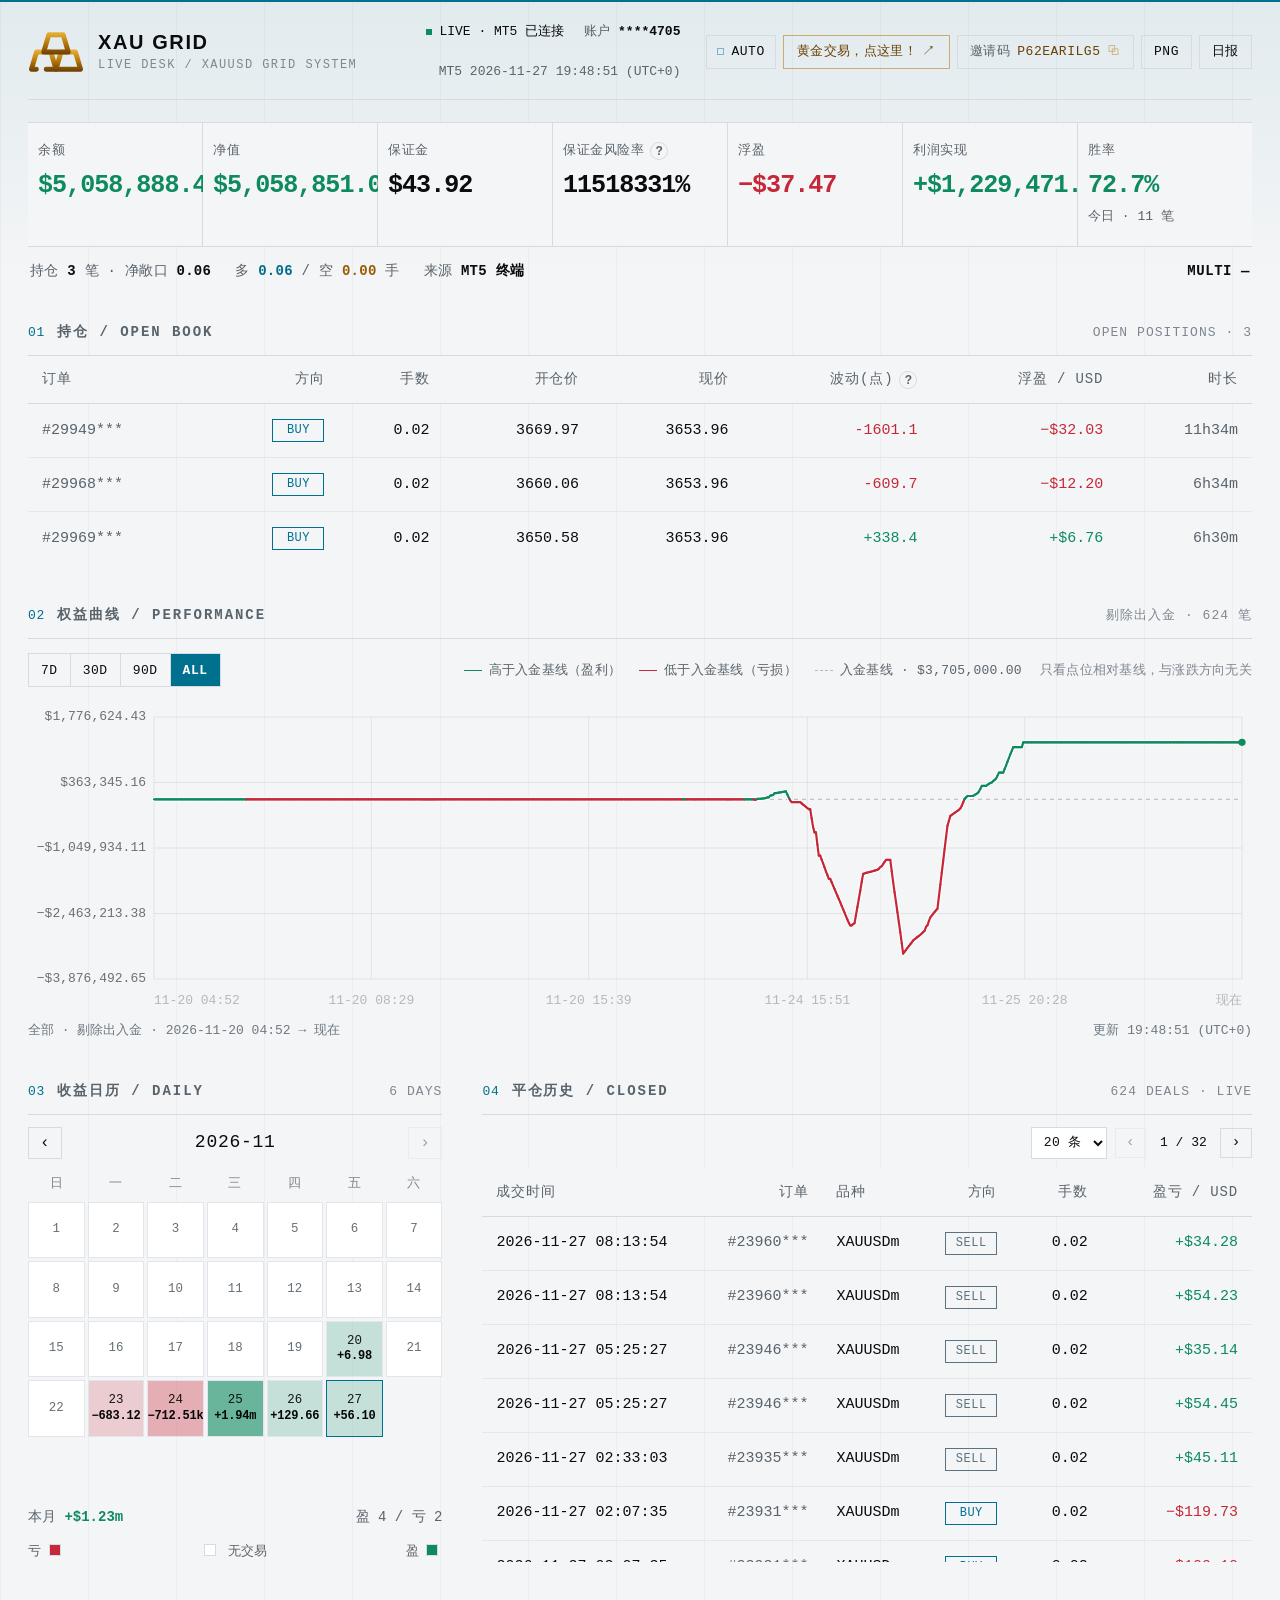
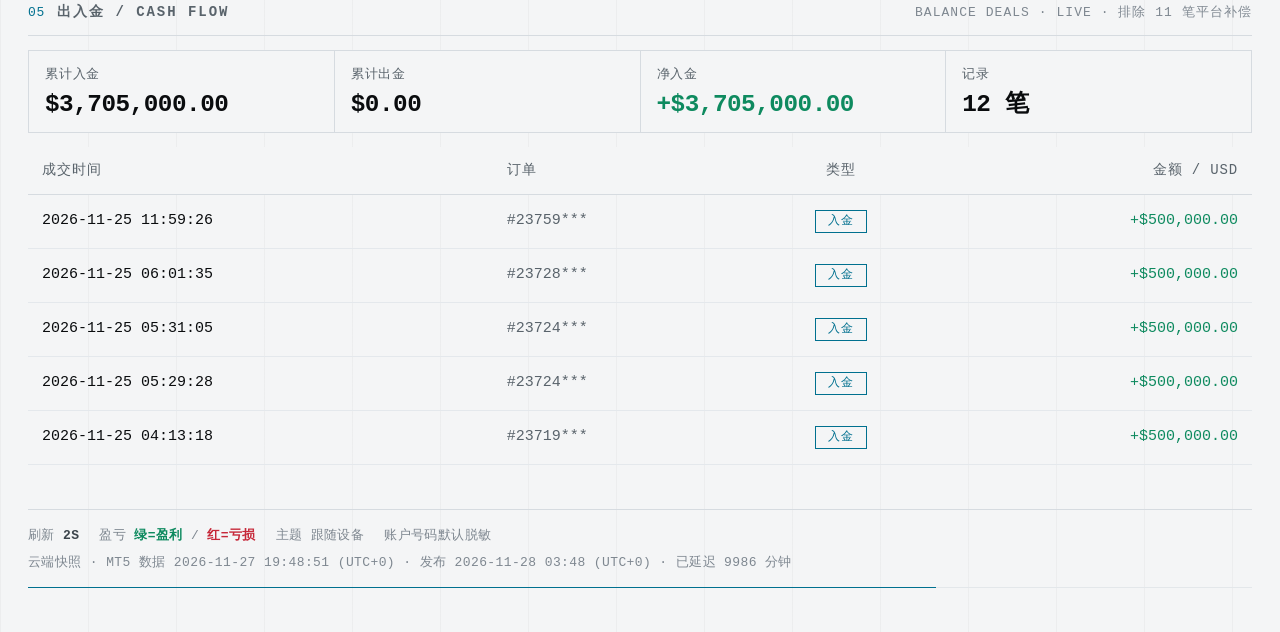
<file: index.html>
<!DOCTYPE html>
<html lang="zh-CN" data-theme="dark" data-mode="auto">
<head>
<meta charset="UTF-8">
<meta name="viewport" content="width=device-width, initial-scale=1.0">
<title>XAU GRID · LIVE DESK</title>
<link rel="icon" type="image/png" href="favicon.png">
<!-- 首屏前置写入主题，避免闪白；三态：auto 跟随系统 / light / dark -->
<script>
(function(){
  try{
    var m = localStorage.getItem('xau-grid-theme') || 'auto';
    var light = m === 'light' || (m === 'auto' && window.matchMedia('(prefers-color-scheme: light)').matches);
    document.documentElement.setAttribute('data-mode', m);
    document.documentElement.setAttribute('data-theme', light ? 'light' : 'dark');
  }catch(e){}
})();
</script>
<link rel="stylesheet" href="assets/css/tokens.css?v=d27153c9">
<link rel="stylesheet" href="assets/css/desk.css?v=1af353bc">
<link rel="stylesheet" href="assets/css/theme-control.css?v=ec0df777">
<!-- 静态托管标记：publish.py 会把下一行替换为 window.__XAU_STATIC__ = true; -->
<script>window.__XAU_STATIC__ = true;  // publish.py: 静态托管强制静态模式</script>
</head>
<body>
<div class="shell">

  <!-- ===== 任务栏 ===== -->
  <header class="topbar">
    <div class="lockup">
      <div class="logo" aria-label="黄金金库图标">
        <svg viewBox="0 0 1408 1024" role="img" aria-hidden="true">
          <defs>
            <linearGradient id="goldFill" x1="0" y1="0" x2="0" y2="1">
              <stop offset="0" stop-color="var(--logo-1)"/><stop offset=".5" stop-color="var(--logo-2)"/><stop offset="1" stop-color="var(--logo-3)"/>
            </linearGradient>
          </defs>
          <path d="M149.83552 896H192.07552a64 64 0 0 1 0 128H64.07552a64 64 0 0 1-61.376-82.176l132.672-448A64 64 0 0 1 196.74752 448h374.656a64 64 0 0 1 61.376 45.824l132.672 448A64 64 0 0 1 704.07552 1024H448.07552a64 64 0 0 1 0-128h170.24L523.59552 576H244.55552l-94.72 320z" fill="url(#goldFill)"/>
          <path d="M789.83552 896h468.48l-94.72-320h-279.04l-94.72 320z m46.912-448h374.656a64 64 0 0 1 61.376 45.824l132.672 448A64 64 0 0 1 1344.07552 1024H704.07552a64 64 0 0 1-61.376-82.176l132.672-448A64 64 0 0 1 836.74752 448z" fill="url(#goldFill)"/>
          <path d="M564.55552 128L469.83552 448h468.48l-94.72-320H564.55552z m-47.808-128h374.656a64 64 0 0 1 61.376 45.824l132.672 448A64 64 0 0 1 1024.07552 576H384.07552a64 64 0 0 1-61.376-82.176l132.672-448A64 64 0 0 1 516.74752 0z" fill="url(#goldFill)"/>
        </svg>
      </div>
      <div class="wordmark">
        <h1>XAU GRID</h1>
        <p>LIVE DESK / XAUUSD GRID SYSTEM</p>
      </div>
    </div>

    <div class="topbar-main">
      <div class="status" id="modeChip"><i class="dot demo"></i><span id="modeText">连接中…</span></div>
      <div class="kv">账户 <b id="login">****</b></div>
      <div class="clock" id="clock">—</div>
    </div>

    <div class="topbar-tools">
      <button class="theme" id="themeToggle" data-mode="auto" title="主题：跟随系统（点击切换）" aria-label="主题切换">
        <i class="theme-lamp"></i><span class="theme-word"></span>
      </button>
      <a class="invite" href="https://one.toexness.com/a/p62earilg5" target="_blank" rel="noopener noreferrer"
         title="欢迎使用 Exness 进行交易" aria-label="欢迎使用 Exness 进行交易">黄金交易，点这里！ <span>↗</span></a>
      <button class="icode" id="icodeBtn" title="点击一键复制邀请码"><span class="ic-label">邀请码</span><span class="ic-val">p62earilg5</span><span class="ic-ico">⧉</span></button>
      <button id="pngBtn" title="导出当前看板 PNG">PNG</button>
      <button id="reportBtn" title="查看文字版日报">日报</button>
    </div>
  </header>

  <!-- ===== 账户总览：一行主数据 ===== -->
  <section class="overview" aria-label="账户总览">
    <div class="rail">
      <div class="cell">
        <span>余额</span>
        <b id="balValue">—</b>
      </div>
      <div class="cell">
        <span>净值</span>
        <b id="sEquity">—</b>
      </div>
      <div class="cell">
        <span>保证金</span>
        <b id="sMargin">—</b>
      </div>
      <div class="cell">
        <span>保证金风险率 <button type="button" class="help-btn" id="riskHelp" data-help="riskTip" aria-label="保证金风险率说明" aria-expanded="false">?</button></span>
        <b id="sLevel">—</b>
      </div>
      <div class="cell">
        <span>浮盈</span>
        <b id="floating">—</b>
      </div>
      <div class="cell">
        <span>利润实现</span>
        <b id="realized">—</b>
      </div>
      <div class="cell">
        <span>胜率</span>
        <b id="win">—</b>
        <small id="winNote"></small>
      </div>
    </div>

    <div class="metaline">
      <span>持仓 <b id="count">0</b> 笔 · 净敞口 <b id="net">0.00</b></span>
      <span>多 <b id="buyLots" class="long">0.00</b> / 空 <b id="sellLots" class="short">0.00</b> 手</span>
      <span>来源 <b id="sSource">—</b></span>
      <span class="px"><b id="priceBadge">XAUUSDm —</b></span>
    </div>

    <div class="risk-note" id="riskTip" role="note" hidden>
      <b>保证金风险率</b> = 净值 ÷ 已用保证金 × 100%。数值越高，说明保证金占用越低、账户越安全；它不是亏损风险，也不是爆仓概率。
    </div>
  </section>

  <!-- ===== 01 持仓 ===== -->
  <section class="block">
    <div class="block-head">
      <span class="idx">01</span>
      <h2>持仓 / OPEN BOOK</h2>
      <span class="stamp" id="tableTag">OPEN POSITIONS</span>
    </div>
    <div class="table-wrap">
      <table>
        <thead><tr><th class="hide-mobile">订单</th><th>方向</th><th>手数</th><th class="hide-mobile">开仓价</th><th class="hide-mobile">现价</th><th><span class="help-wrap">波动(点)<button type="button" class="help-btn" id="pipsHelp" data-help="pipsTip" data-place="above" aria-label="波动列说明" aria-expanded="false">?</button><span class="help-tip" id="pipsTip" role="tooltip" hidden>1 点 = 0.01 美元价格变动，表示价格波动幅度，不是盈亏金额。</span></span></th><th>浮盈 / USD</th><th class="hide-mobile">时长</th></tr></thead>
        <tbody id="positions"><tr><td colspan="8" class="empty">等待数据…</td></tr></tbody>
      </table>
    </div>
  </section>

  <!-- ===== 02 权益曲线 ===== -->
  <section class="block">
    <div class="block-head">
      <span class="idx">02</span>
      <h2>权益曲线 / PERFORMANCE</h2>
      <span class="stamp" id="curveTag">EQUITY</span>
    </div>
    <div class="chart-tools">
      <div class="segmented" id="rangeBar">
        <button data-range="7">7D</button><button data-range="30">30D</button>
        <button data-range="90">90D</button><button data-range="all" class="active">ALL</button>
      </div>
      <div class="legend">
        <span><i class="l1"></i>高于入金基线（盈利）</span>
        <span><i class="l3"></i>低于入金基线（亏损）</span>
        <span><i class="l2"></i><span id="baseNote">入金基线</span></span>
        <span class="legend-rule">只看点位相对基线，与涨跌方向无关</span>
      </div>
    </div>
    <canvas id="curve"></canvas>
    <div class="tape-note" id="chartNote">—</div>
  </section>

  <!-- ===== 03/04 日历 + 平仓 ===== -->
  <div class="split">
    <section class="block cal-block">
      <div class="block-head">
        <span class="idx">03</span>
        <h2>收益日历 / DAILY</h2>
        <span class="stamp" id="calTag">DAILY P&amp;L</span>
      </div>
      <div class="row-bar cal-nav"><button id="calPrev" aria-label="上个月">‹</button><span id="calMonth">—</span><button id="calNext" aria-label="下个月">›</button></div>
      <div class="cal-grid" id="calGrid"></div>
      <!-- 月合计/盈亏天数放在网格外：网格是 7 列固定轨道，塞进去会被挤到两边裁掉 -->
      <div class="cal-stats" id="calStats"></div>
      <div class="cal-legend">
        <span>亏 <i class="sw" style="background:var(--down)"></i></span>
        <span><i class="sw" style="background:var(--cal-bg)"></i> 无交易</span>
        <span>盈 <i class="sw" style="background:var(--up)"></i></span>
      </div>
    </section>

    <section class="block deals-block">
      <div class="block-head">
        <span class="idx">04</span>
        <h2>平仓历史 / CLOSED</h2>
        <span class="stamp" id="dealsTag">ALL DEALS</span>
      </div>
      <!-- 与日历的月份导航同一水平行，保证两块内容起始线对齐 -->
      <div class="row-bar deal-nav">
        <select id="dealSize" title="每页条数"><option value="10">10 条</option><option value="20" selected>20 条</option><option value="50">50 条</option></select>
        <button id="dealPrev" title="上一页">‹</button>
        <span id="dealPage">1 / 1</span>
        <button id="dealNext" title="下一页">›</button>
      </div>
      <div class="table-wrap table-wrap-deals">
        <table>
          <thead><tr><th>成交时间</th><th class="hide-mobile">订单</th><th class="hide-narrow ta-l">品种</th><th>方向</th><th class="hide-mobile">手数</th><th>盈亏 / USD</th></tr></thead>
          <tbody id="deals"><tr><td colspan="6" class="empty">加载平仓历史…</td></tr></tbody>
        </table>
      </div>
    </section>
  </div>

  <!-- ===== 05 出入金 ===== -->
  <section class="block">
    <div class="block-head">
      <span class="idx">05</span>
      <h2>出入金 / CASH FLOW</h2>
      <span class="stamp" id="cashflowTag">CASH FLOW</span>
    </div>
    <div class="cf-sum">
      <div><span>累计入金</span><b id="cfDeposits">—</b></div>
      <div><span>累计出金</span><b id="cfWithdrawals">—</b></div>
      <div><span>净入金</span><b id="cfNet">—</b></div>
      <div><span>记录</span><b id="cfCount">—</b></div>
    </div>
    <div class="table-wrap table-wrap-cf">
      <table>
        <thead><tr><th>成交时间</th><th class="ta-l hide-mobile">订单</th><th class="ta-c">类型</th><th>金额 / USD</th></tr></thead>
        <tbody id="cashflow"><tr><td colspan="4" class="empty">加载出入金…</td></tr></tbody>
      </table>
    </div>
  </section>

  <footer>
    <span>刷新 <b>2S</b></span>
    <span>盈亏 <b class="up">绿=盈利</b> / <b class="down">红=亏损</b></span>
    <span id="themeLabel"></span>
    <span>账户号码默认脱敏</span>
    <span id="hint"></span>
    <i class="progress"><i id="bar"></i></i>
  </footer>
</div>

<script src="assets/js/core.js?v=a12c4289"></script>
<script src="assets/js/theme.js?v=ab43a0a9"></script>
<script src="assets/js/chart.js?v=42c0796a"></script>
<script src="assets/js/calendar.js?v=68bb8637"></script>
<script src="assets/js/app.js?v=1aa16946"></script>
</body>
</html>
</file>
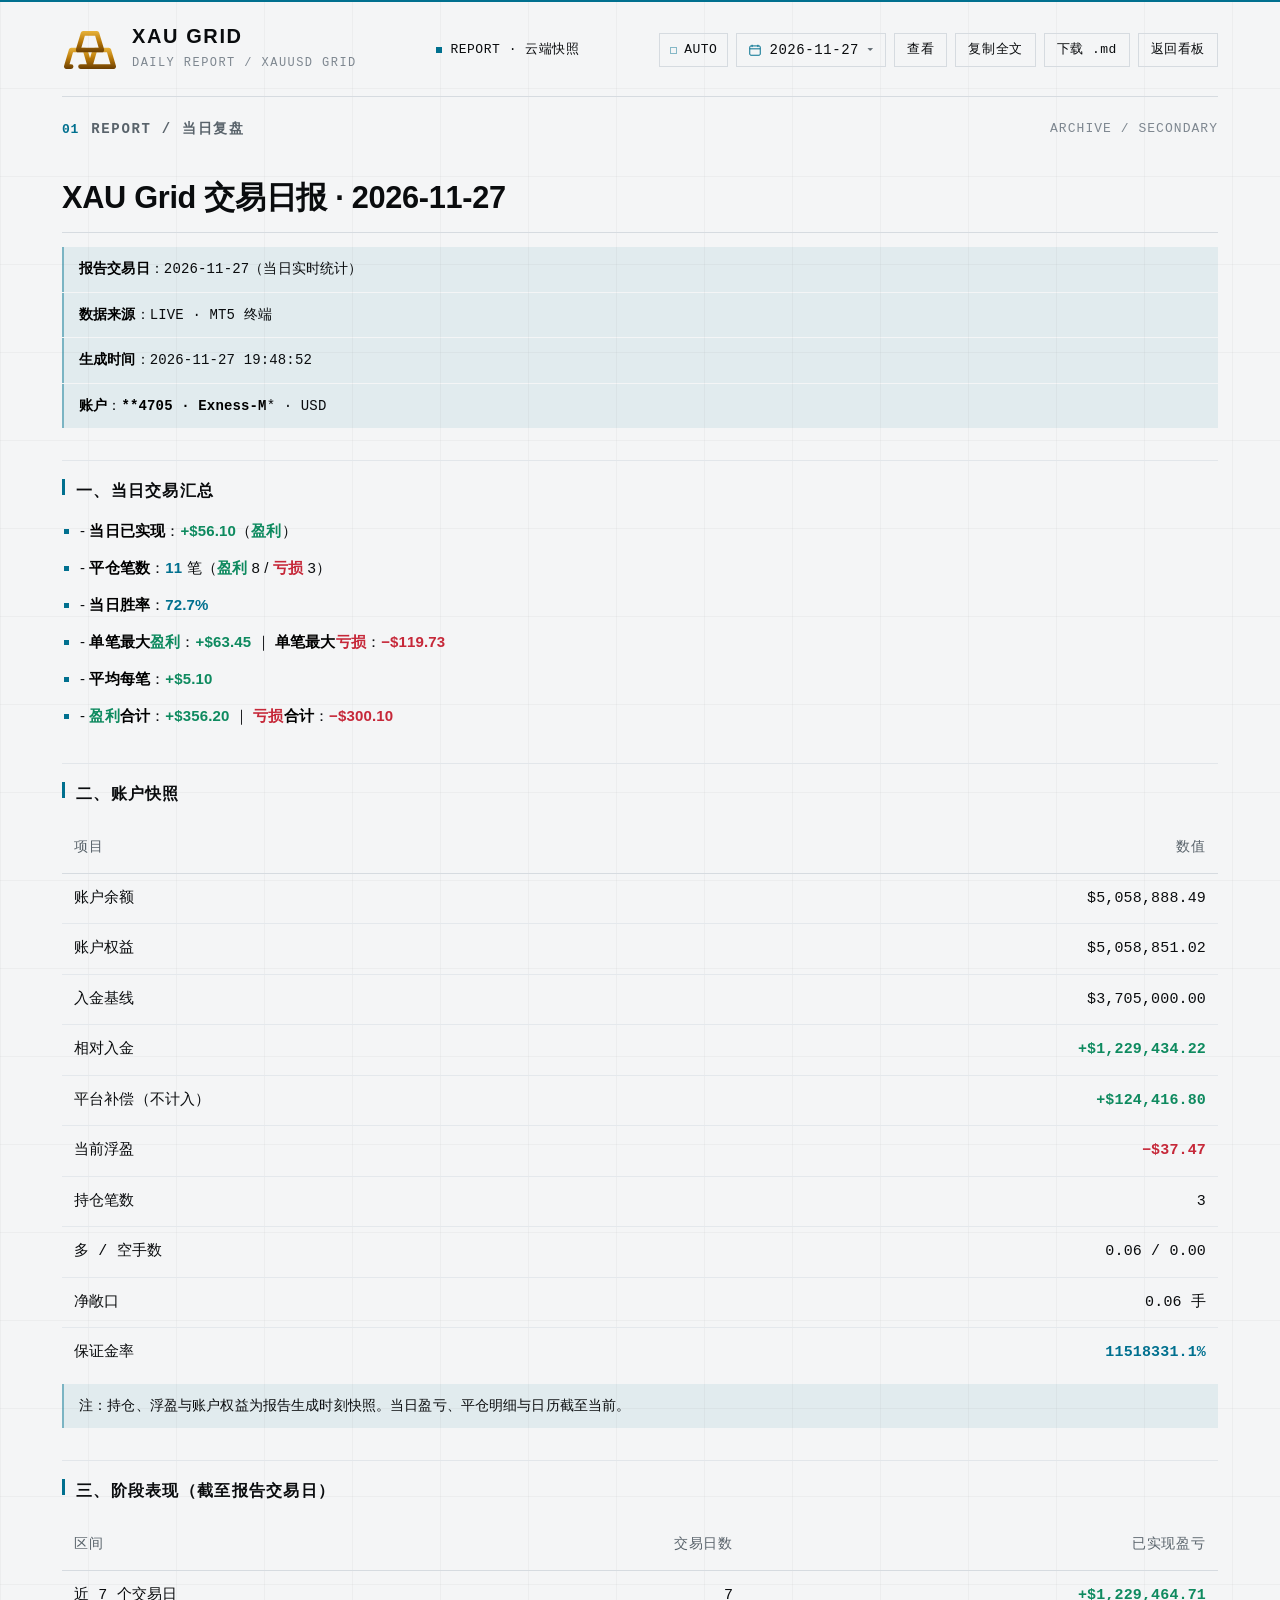
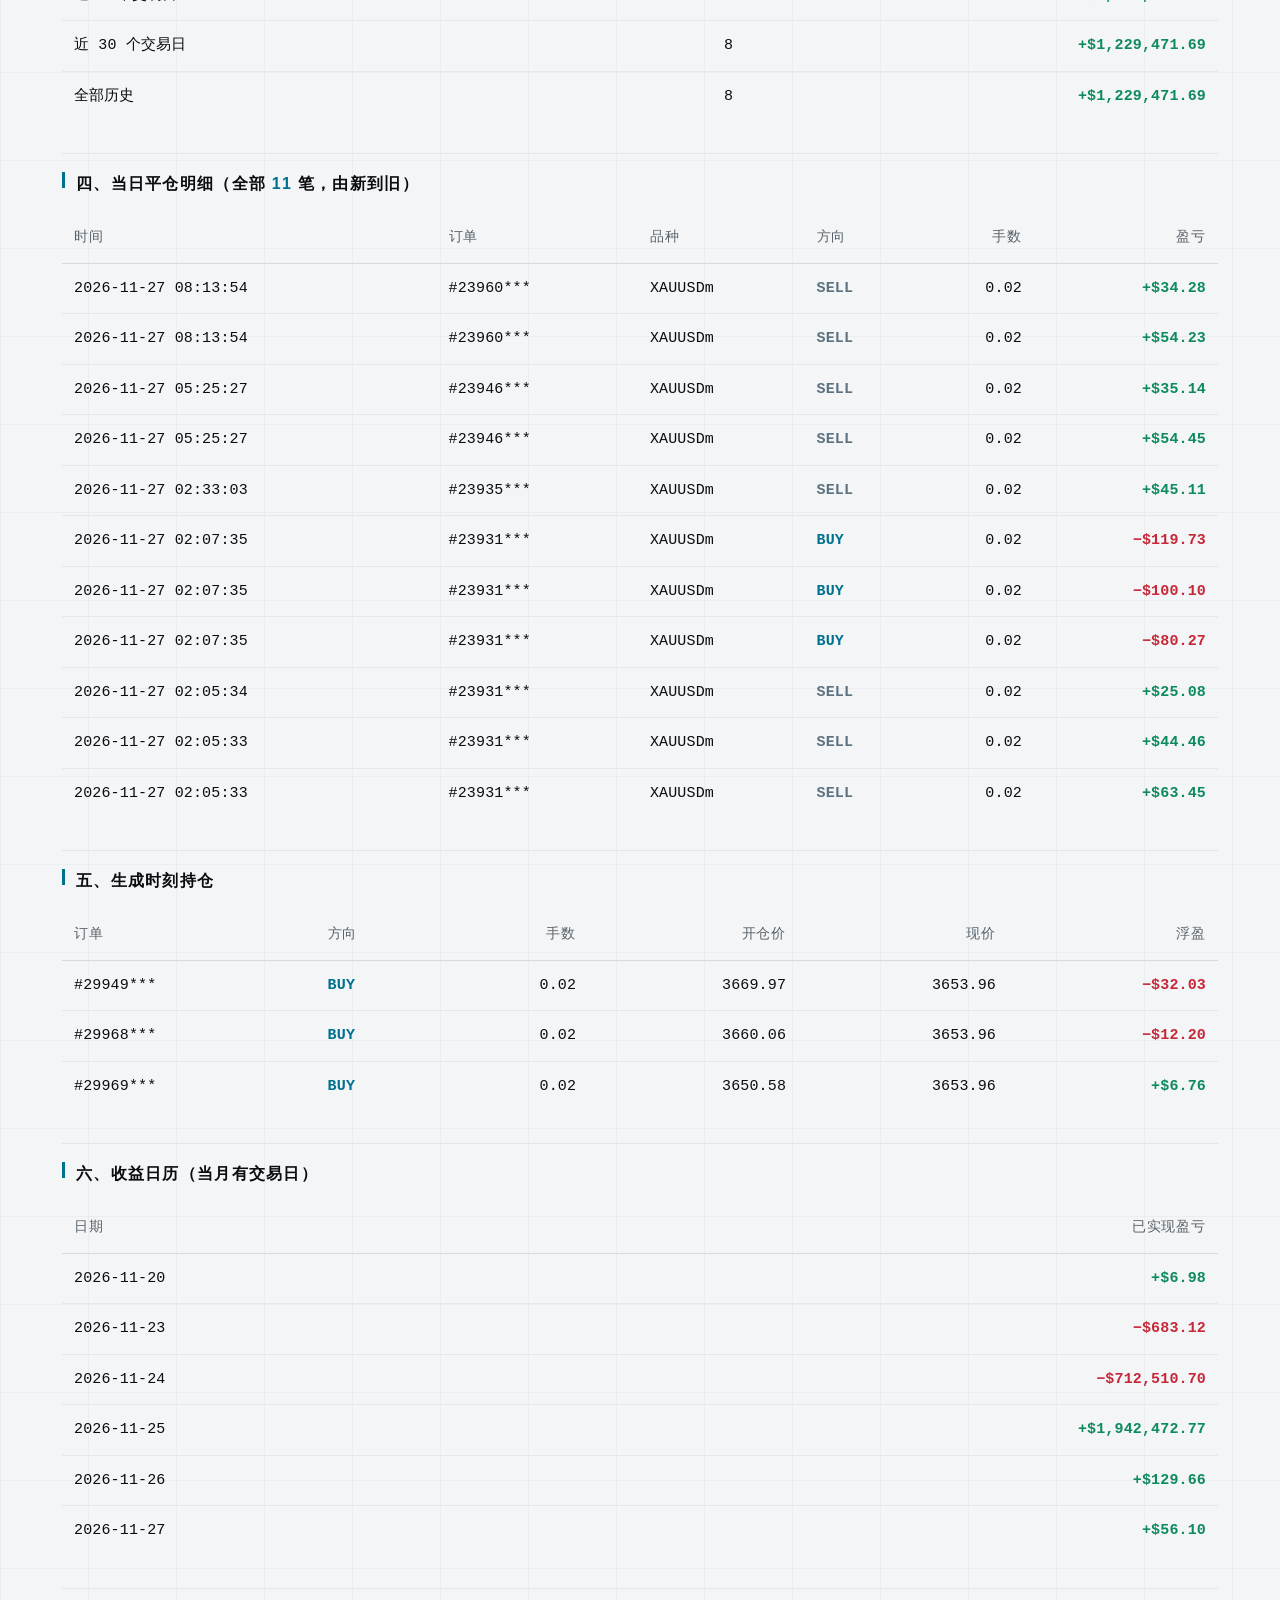
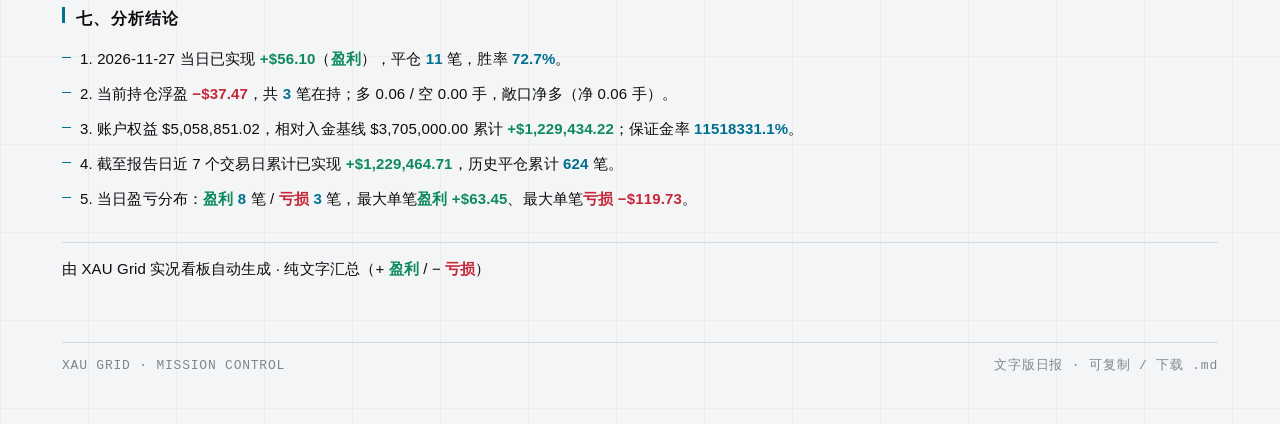
<file: report.html>
<!DOCTYPE html>
<html lang="zh-CN" data-theme="dark" data-mode="auto">
<head>
<meta charset="UTF-8">
<meta name="viewport" content="width=device-width, initial-scale=1.0">
<link rel="icon" type="image/png" href="favicon.png">
<title>XAU Grid 交易日报 · 文字版</title>
<script>
(function(){
  try{
    var m = localStorage.getItem('xau-grid-theme') || 'auto';
    var light = m === 'light' || (m === 'auto' && window.matchMedia('(prefers-color-scheme: light)').matches);
    document.documentElement.setAttribute('data-mode', m);
    document.documentElement.setAttribute('data-theme', light ? 'light' : 'dark');
  }catch(e){}
})();
</script>
<link rel="stylesheet" href="assets/css/tokens.css?v=d27153c9">
<link rel="stylesheet" href="assets/css/base.css?v=dd1755c8">
<link rel="stylesheet" href="assets/css/components.css?v=27717230">
<link rel="stylesheet" href="assets/css/report.css?v=a7cd01a1">
<link rel="stylesheet" href="assets/css/theme-control.css?v=ec0df777">
<!-- 静态托管标记：publish.py 会把下一行替换为 window.__XAU_STATIC__ = true; -->
<script>window.__XAU_STATIC__ = true;  // publish.py: 静态托管强制静态模式</script>
</head>
<body>
<div class="report-shell">
  <header class="report-bar">
    <div class="rb-brand">
      <div class="rb-logo" aria-label="XAU GRID 黄金金库图标">
        <svg viewBox="0 0 1408 1024" role="img" aria-hidden="true">
          <defs>
            <linearGradient id="goldFillReport" x1="0" y1="0" x2="0" y2="1">
              <stop offset="0" stop-color="var(--logo-1)"/><stop offset=".5" stop-color="var(--logo-2)"/><stop offset="1" stop-color="var(--logo-3)"/>
            </linearGradient>
          </defs>
          <path d="M149.83552 896H192.07552a64 64 0 0 1 0 128H64.07552a64 64 0 0 1-61.376-82.176l132.672-448A64 64 0 0 1 196.74752 448h374.656a64 64 0 0 1 61.376 45.824l132.672 448A64 64 0 0 1 704.07552 1024H448.07552a64 64 0 0 1 0-128h170.24L523.59552 576H244.55552l-94.72 320z" fill="url(#goldFillReport)"/>
          <path d="M789.83552 896h468.48l-94.72-320h-279.04l-94.72 320z m46.912-448h374.656a64 64 0 0 1 61.376 45.824l132.672 448A64 64 0 0 1 1344.07552 1024H704.07552a64 64 0 0 1-61.376-82.176l132.672-448A64 64 0 0 1 836.74752 448z" fill="url(#goldFillReport)"/>
          <path d="M564.55552 128L469.83552 448h468.48l-94.72-320H564.55552z m-47.808-128h374.656a64 64 0 0 1 61.376 45.824l132.672 448A64 64 0 0 1 1024.07552 576H384.07552a64 64 0 0 1-61.376-82.176l132.672-448A64 64 0 0 1 516.74752 0z" fill="url(#goldFillReport)"/>
        </svg>
      </div>
      <div class="rb-title">
        <b>XAU GRID</b>
        <small>DAILY REPORT / XAUUSD GRID</small>
      </div>
    </div>

    <div class="rb-meta">
      <span class="rb-status"><i class="dot"></i>REPORT · 文字版日报</span>
    </div>

    <div class="rb-actions">
      <!-- 主题切换：与看板完全相同的控件与逻辑（auto / light / dark） -->
      <button class="theme" id="themeToggle" data-mode="auto" title="主题：跟随系统（点击切换）" aria-label="主题切换">
        <i class="theme-lamp"></i><span class="theme-word"></span>
      </button>

      <div class="datepick" id="datePick">
        <button type="button" class="dp-trigger" id="dateBtn" title="选择有数据的交易日"
                aria-haspopup="dialog" aria-expanded="false">
          <svg viewBox="0 0 24 24" aria-hidden="true"><rect x="3" y="5" width="18" height="16" rx="2"/><path d="M7 3v4M17 3v4M3 10h18"/></svg>
          <span id="dateLabel">载入日期…</span><span class="caret">▾</span>
        </button>
        <div class="dp-panel" id="dpPanel" role="dialog" aria-label="选择交易日" hidden>
          <div class="dp-head">
            <button type="button" class="dp-nav" id="dpPrev" aria-label="上个月">‹</button>
            <strong id="dpMonth"></strong>
            <button type="button" class="dp-nav" id="dpNext" aria-label="下个月">›</button>
          </div>
          <div class="dp-week"><span>一</span><span>二</span><span>三</span><span>四</span><span>五</span><span>六</span><span>日</span></div>
          <div class="dp-grid" id="dpGrid"></div>
          <div class="dp-foot"><small>灰色日期无平仓数据</small>
            <button type="button" class="dp-latest" id="dpLatest">最新有数据日</button></div>
        </div>
      </div>
      <button id="goBtn">查看</button>
      <button id="copyBtn">复制全文</button>
      <button id="dlBtn">下载 .md</button>
      <a class="btn" href="index.html">返回看板</a>
    </div>
  </header>

  <main class="report-main">
    <div class="report-head">
      <span class="sec-index">01</span>
      <h2>REPORT / 当日复盘</h2>
      <span class="report-tag">ARCHIVE / SECONDARY</span>
    </div>
    <article id="md"><div id="tip">正在读取日报正文…</div></article>
    <footer class="report-foot">
      <span>XAU GRID · MISSION CONTROL</span>
      <span>文字版日报 · 可复制 / 下载 .md</span>
    </footer>
  </main>
</div>

<script src="assets/js/report-core.js?v=e465f524"></script>
<script src="assets/js/theme.js?v=ab43a0a9"></script>
<script src="assets/js/report-app.js?v=79adb44b"></script>
</body>
</html>
</file>
<file: assets/css/tokens.css>
/* ============================================================
 * 设计基调：极简 / 高对比 / 美式航天任务控制
 * 近黑底、冷白字、单一冷青强调色；无玻璃模糊、无光斑。
 * 所有变量名保持不变，供 dashboard / report / canvas / calendar 复用。
 * ============================================================ */
:root{
  --font-sans:"Helvetica Neue",Helvetica,Arial,"PingFang SC","Microsoft YaHei",sans-serif;
  --mono:"JetBrains Mono","SFMono-Regular",Consolas,"Liberation Mono",Menlo,monospace;

  --bg:#050607;
  --bg-2:#080A0C;
  --panel:#0B0E11;
  --panel-top:#0B0E11;
  --panel-bottom:#080A0C;

  --text:#F3F6F8;
  --muted:#9AA5AE;
  --muted-2:#69737C;
  --strong:#FFFFFF;
  --subtle:#7C868F;
  --para:#C9D2D9;
  --note:#8B959E;
  --symbol:#E6EDF3;
  --duration:#A7B3BD;
  --pct:#3BE08F;

  --line:#1F262D;
  --line-soft:#161C22;
  --td-line:#171D23;
  --td-border:#232A31;
  --help-line:#3A444D;
  --stat-line:#171D23;
  --th-bg:transparent;
  --th-border:#1F262D;

  --glass-bg:rgba(11,14,17,.94);
  --glass-bg-2:#0F1318;
  --glass-border:#242C34;
  --glass-border-hi:#39434C;
  --glass-blur:none;
  --glass-shadow:none;
  --glass-inner:none;

  --neu-raised:none;
  --neu-pressed:none;
  --neu-btn:#11151A;

  --accent:#3DDCFF;
  --accent-border:rgba(61,220,255,.48);
  --accent-soft:rgba(61,220,255,.10);
  --active-text:#031016;
  --accent-ink:#031016;

  --up:#3BE08F;
  --down:#FF5A67;
  --neutral:#A7B3BD;
  --up-rgb:59,224,143;
  --down-rgb:255,90,103;

  --gold:#7E93A3;
  --gold-border:rgba(126,147,163,.34);
  --gold-soft:rgba(126,147,163,.10);
  --gold-line:rgba(126,147,163,.40);
  --gold-1:#C9F7FF;
  --gold-2:#3DDCFF;
  --gold-3:#0A5A70;
  /* LOGO 专用黄金色，与冷青强调色解耦 */
  --logo-1:#FFE9A8;
  --logo-2:#E3A72F;
  --logo-3:#7A4A08;
  /* 黄金强调文字（邀请链接/邀请码）：沿用 --logo 金色，保证主题对比度 */
  --gold-ink:var(--logo-1);
  --gold-edge:rgba(227,167,47,.58);
  --gold-fill:rgba(227,167,47,.10);
  /* 多空手数：冷青 / 琥珀，深色底高对比 */
  --long:#3DDCFF;
  --short:#F2B33D;
  --brand-slash:#3DDCFF;

  --buy:#3DDCFF;
  --sell:#7E93A3;

  --bar-bg:#171D23;
  --bar-1:#3DDCFF;
  --bar-2:#7E93A3;

  --btn-bg:#0B0E11;
  --btn-hover:#141A20;
  --btn-hover-border:#3A434C;
  --chip-bg:transparent;
  --tag-bg:transparent;
  --tag-border:#2A323A;
  --tag-text:#A7B3BD;

  --hover-bg:rgba(255,255,255,.045);
  --hover-border:#3A434C;
  --row-hover:rgba(255,255,255,.035);
  --zebra:rgba(255,255,255,.012);
  --input-bg:#0B0E11;
  --quote-bg:#0B0E11;
  --quote-border:#242C34;
  --scrollbar:#2C343C;
  --toggle-bg:#0B0E11;
  --toggle-knob:#3DDCFF;
  --toggle-shadow:none;
  --footer-text:#6E7881;
  --footer-b:#A7B3BD;
  --progress-bg:#171D23;

  --logo-shadow:none;
  --glow1:transparent;
  --glow2:transparent;
  --glow3:transparent;

  --radius:2px;
  --radius-sm:1px;
  --radius-pill:2px;
  --ease:cubic-bezier(.2,.7,.2,1);
  --duration:.18s;

  /* 图表 / 日历 */
  --grid-line:rgba(255,255,255,.06);
  --axis:rgba(255,255,255,.45);
  --axis-2:rgba(255,255,255,.22);
  --hover-line:rgba(255,255,255,.35);
  --tip-bg:#0B0E11;
  --tip-border:#39434C;
  --tip-text:#F3F6F8;
  --dot-up:#3BE08F;
  --dot-down:#FF5A67;
  --curve-up:#3BE08F;
  --curve-down:#FF5A67;
  --curve-accent:#3DDCFF;
  --curve-gold:#A7B3BD;
  --curve-fill-a:.10;
  --cal-bg:#0B0E11;
  --cal-text:#A7B3BD;
  --cal-has-text:#FFFFFF;
  --cal-shadow:rgba(0,0,0,.35);

  /* 页面专用 */
  --grid-faint:rgba(255,255,255,.018);
}

/* —— 浅色：纸白 + 近黑字 + 同一冷青 —— */
[data-theme="light"]{
  --bg:#F4F5F6;
  --bg-2:#EDEFF1;
  --panel:#FFFFFF;
  --panel-top:#FFFFFF;
  --panel-bottom:#FBFCFD;

  --text:#0A0C0E;
  --muted:#59636B;
  --muted-2:#7E8790;
  --strong:#000000;
  --subtle:#7E8790;
  --para:#2C343A;
  --note:#6E7881;
  --symbol:#0A0C0E;
  --duration:#59636B;
  --pct:#0E8A5F;

  --line:#D6DBE0;
  --line-soft:#E2E6EA;
  --td-line:#E4E8EC;
  --td-border:#D6DBE0;
  --help-line:#A7B0B8;
  --stat-line:#E4E8EC;
  --th-bg:transparent;
  --th-border:#D6DBE0;

  --glass-bg:rgba(255,255,255,.96);
  --glass-bg-2:#F7F8F9;
  --glass-border:#D6DBE0;
  --glass-border-hi:#B9C2C9;
  --glass-blur:none;
  --glass-shadow:none;
  --glass-inner:none;

  --neu-raised:none;
  --neu-pressed:none;
  --neu-btn:#F0F2F4;

  --accent:#00708F;
  --accent-border:rgba(0,112,143,.45);
  --accent-soft:rgba(0,112,143,.08);
  --active-text:#FFFFFF;

  --up:#0E8A5F;
  --down:#C62839;
  --neutral:#5C666E;
  --up-rgb:14,138,95;
  --down-rgb:198,40,57;

  --gold:#5C7280;
  --gold-border:rgba(92,114,128,.34);
  --gold-soft:rgba(92,114,128,.08);
  --gold-line:rgba(92,114,128,.40);
  --gold-1:#A9E9F7;
  --gold-2:#00708F;
  --gold-3:#06485C;
  /* 浅色底改用更深的金与青，保证可读 */
  --logo-1:#E8B33A;
  --logo-2:#B87808;
  --logo-3:#6B3F04;
  /* 浅色主题：用更深的一段金色，保证白底上的可读性 */
  --gold-ink:var(--logo-3);
  --gold-edge:rgba(184,120,8,.55);
  --gold-fill:rgba(184,120,8,.08);
  --long:#006C8A;
  --short:#9A5B00;
  --brand-slash:#00708F;

  --buy:#00708F;
  --sell:#5C7280;

  --bar-bg:#E3E7EA;
  --bar-1:#00708F;
  --bar-2:#5C7280;

  --btn-bg:#FFFFFF;
  --btn-hover:#F0F2F4;
  --btn-hover-border:#B9C2C9;
  --chip-bg:transparent;
  --tag-bg:transparent;
  --tag-border:#D6DBE0;
  --tag-text:#59636B;

  --hover-bg:rgba(0,0,0,.04);
  --hover-border:#B9C2C9;
  --row-hover:rgba(0,0,0,.035);
  --zebra:rgba(0,0,0,.015);
  --input-bg:#FFFFFF;
  --quote-bg:#FFFFFF;
  --quote-border:#D6DBE0;
  --scrollbar:#C1C8CE;
  --toggle-bg:#FFFFFF;
  --toggle-knob:#00708F;
  --toggle-shadow:none;
  --footer-text:#7E8790;
  --footer-b:#3B444B;
  --progress-bg:#E3E7EA;

  --logo-shadow:none;
  --glow1:transparent;
  --glow2:transparent;
  --glow3:transparent;

  --grid-line:rgba(0,0,0,.07);
  --axis:rgba(0,0,0,.55);
  --axis-2:rgba(0,0,0,.25);
  --hover-line:rgba(0,0,0,.35);
  --tip-bg:#FFFFFF;
  --tip-border:#B9C2C9;
  --tip-text:#0A0C0E;
  --dot-up:#0E8A5F;
  --dot-down:#C62839;
  --curve-up:#0E8A5F;
  --curve-down:#C62839;
  --curve-accent:#00708F;
  --curve-gold:#6E7A84;
  --curve-fill-a:.08;
  --cal-bg:#FFFFFF;
  --cal-text:#59636B;
  --cal-has-text:#0A0C0E;
  --cal-shadow:transparent;

  --grid-faint:rgba(0,0,0,.032);
  --accent-ink:#FFFFFF;
}
</file>
<file: assets/css/desk.css>
/* ============================================================
 * desk.css — XAU GRID / LIVE DESK
 * 从零重建：无卡片、无玻璃、无旧栅格；一条数据轨 + 工作面。
 * 依赖 tokens.css（颜色 / 字体变量）。
 * ============================================================ */

*,*::before,*::after{box-sizing:border-box}
html,body{margin:0;padding:0}
html{color-scheme:dark}
html[data-theme="light"]{color-scheme:light}

body{
  min-height:100vh;
  background-color:var(--bg);
  background-image:
    linear-gradient(180deg,var(--accent-soft),transparent 280px),
    repeating-linear-gradient(90deg,var(--grid-faint) 0 1px,transparent 1px 88px);
  color:var(--text);
  font-family:var(--font-sans);
  font-size:15px;
  line-height:1.5;
  -webkit-font-smoothing:antialiased;
  text-rendering:optimizeLegibility;
}
body::before{
  content:"";position:fixed;left:0;right:0;top:0;height:2px;
  background:var(--accent);z-index:99;pointer-events:none;
}
::selection{background:var(--accent);color:var(--accent-ink)}

/* —— 基础控件 —— */
button{
  font-family:var(--mono);font-size:13px;letter-spacing:.04em;
  height:34px;padding:0 12px;border:1px solid var(--line);border-radius:0;
  background:transparent;color:var(--text);cursor:pointer;line-height:1;
}
button:hover{border-color:var(--accent-border);color:var(--accent)}
button:active{background:var(--hover-bg)}
button:disabled{opacity:.35;cursor:not-allowed}
button:disabled:hover{border-color:var(--line);color:var(--text)}
select{
  height:32px;padding:0 8px;border:1px solid var(--line);border-radius:0;
  background:var(--input-bg);color:var(--text);font-family:var(--mono);font-size:13px;
  letter-spacing:.03em;cursor:pointer;
}

a{color:var(--accent)}

/* —— 页面骨架 —— */
.shell{
  max-width:1520px;margin:0 auto;padding:0 28px 44px;
}

/* —— 任务栏 —— */
.topbar{
  display:grid;
  grid-template-columns:auto minmax(0,1fr) auto;
  grid-template-areas:"lockup main tools";
  align-items:center;
  gap:18px 26px;
  padding:22px 0 18px;
  border-bottom:1px solid var(--line);
}
.lockup{grid-area:lockup;display:flex;align-items:center;gap:14px;min-width:0}
.logo{width:56px;height:56px;display:grid;place-items:center;flex:none}
.logo svg{width:54px;height:54px;filter:none}
.wordmark{min-width:0}
.wordmark h1{
  margin:0;font-size:20px;font-weight:800;line-height:1;
  letter-spacing:.08em;text-transform:uppercase;white-space:nowrap;
}
.wordmark p{
  margin:7px 0 0;font-family:var(--mono);font-size:12px;line-height:1;
  color:var(--muted-2);letter-spacing:.12em;white-space:nowrap;
}

.topbar-main{
  grid-area:main;display:flex;align-items:center;justify-content:flex-end;
  gap:20px;flex-wrap:wrap;min-width:0;
  font-family:var(--mono);font-size:13px;color:var(--muted);white-space:nowrap;
}
.status{display:inline-flex;align-items:center;gap:7px;color:var(--text)}
.dot{width:6px;height:6px;display:inline-block;background:var(--up)}
.dot.demo{background:var(--muted-2)}
.kv b{color:var(--text);font-weight:600}
.clock{color:var(--muted);font-variant-numeric:tabular-nums}

.topbar-tools{
  grid-area:tools;display:flex;align-items:center;justify-content:flex-end;
  gap:7px;flex-wrap:wrap;min-width:0;
}
/* 主题切换控件样式在共享的 theme-control.css 中 */

.invite{
  display:inline-flex;align-items:center;gap:5px;height:34px;padding:0 13px;
  border:1px solid var(--gold-edge);color:var(--gold-ink);
  text-decoration:none;font-family:var(--mono);font-size:13px;
  letter-spacing:.03em;white-space:nowrap;
}
.invite:hover{background:var(--gold-fill);border-color:var(--gold-ink);color:var(--gold-ink)}
.icode{display:inline-flex;align-items:center;gap:7px}
.icode:hover{border-color:var(--gold-edge);color:var(--gold-ink)}
.ic-label{color:var(--muted)}
.ic-val{color:var(--gold-ink);text-transform:uppercase}
.ic-ico{color:var(--gold-edge)}
.icode.copied{border-color:var(--up);color:var(--up)}
.icode.copied .ic-val{color:var(--up)}

/* —— 账户总览：一条数据轨 —— */
.overview{margin-top:22px}
.rail{
  display:grid;grid-template-columns:repeat(7,minmax(0,1fr));
  gap:1px;background:var(--line);
  border-top:1px solid var(--line);border-bottom:1px solid var(--line);
  container-type:inline-size;
}
.cell{background:var(--bg);padding:18px 10px 20px;min-width:0}
.cell>span{
  display:flex;align-items:center;gap:6px;margin-bottom:12px;
  font-family:var(--mono);font-size:13px;letter-spacing:.04em;color:var(--muted);
  text-transform:uppercase;white-space:nowrap;
}
.cell>b{
  display:block;font-family:var(--mono);font-weight:700;line-height:1;
  font-size:clamp(20px,2.05cqw,34px);letter-spacing:-.04em;
  font-variant-numeric:tabular-nums;white-space:nowrap;
}
.cell small{
  display:block;margin-top:9px;font-family:var(--mono);font-size:13px;
  color:var(--muted);white-space:nowrap;overflow:hidden;text-overflow:ellipsis;
}

.metaline{
  display:flex;flex-wrap:wrap;gap:8px 24px;padding:14px 2px 0;
  font-family:var(--mono);font-size:14px;color:var(--muted);letter-spacing:.02em;
}
.metaline b{color:var(--text);font-weight:600;font-variant-numeric:tabular-nums}
.metaline b.long{color:var(--long)}
.metaline b.short{color:var(--short)}
.metaline em{font-style:normal;color:var(--muted-2)}
.metaline .px{margin-left:auto;color:var(--accent);letter-spacing:.04em}

/* 保证金风险率说明：内联展开，避免遮挡上方七个核心数值 */
.risk-note{
  margin-top:12px;padding:12px 14px;
  border-left:2px solid var(--accent);background:var(--accent-soft);
  font-family:var(--font-sans);font-size:13px;line-height:1.7;color:var(--para);
}
.risk-note b{color:var(--text);font-weight:700}
.risk-note[hidden]{display:none}

/* —— 分区 —— */
.block{margin-top:40px;min-width:0}
.block-head{
  display:flex;align-items:baseline;gap:12px;
  padding-bottom:12px;border-bottom:1px solid var(--line);
}
.idx{font-family:var(--mono);font-size:13px;color:var(--accent);letter-spacing:.06em}
.block-head h2{
  margin:0;font-family:var(--mono);font-size:14px;font-weight:600;
  letter-spacing:.14em;color:var(--muted);text-transform:uppercase;
}
.stamp{
  margin-left:auto;font-family:var(--mono);font-size:13px;color:var(--muted-2);
  letter-spacing:.08em;white-space:nowrap;
}

/* —— 表格 —— */
.table-wrap{overflow:auto;max-height:460px;-webkit-overflow-scrolling:touch}
/* 平仓表填满右栏剩余高度，与左侧日历等高，底部不留空块 */
.table-wrap-deals{flex:1 1 0;max-height:none;min-height:320px}
table{width:100%;border-collapse:separate;border-spacing:0;font-size:15px}
th{
  position:sticky;top:0;z-index:2;vertical-align:middle;
  padding:13px 14px;background:var(--bg);
  border-bottom:1px solid var(--line);white-space:nowrap;
  text-align:right;color:var(--muted);font-weight:500;
  font-family:var(--mono);font-size:14px;letter-spacing:.06em;text-transform:uppercase;
}
th[title]{cursor:help;text-decoration:underline dotted var(--help-line);text-underline-offset:3px}

/* 表头说明：问号 + 点击气泡（固定定位，避免被表格滚动容器裁切） */
.help-wrap{display:inline-flex;align-items:center;gap:6px;vertical-align:middle}
.help-btn{
  width:18px;height:18px;padding:0;border:1px solid var(--line);border-radius:50%;
  background:transparent;color:var(--muted);font-family:var(--font-sans);
  font-size:12px;font-weight:700;line-height:1;display:inline-grid;place-items:center;
  text-transform:none;letter-spacing:0;flex:none;
}
.help-btn:hover,.help-btn[aria-expanded="true"]{color:var(--accent);border-color:var(--accent-border)}
.help-tip{
  position:fixed;z-index:300;max-width:min(280px,calc(100vw - 16px));width:max-content;
  padding:10px 12px;border:1px solid var(--tip-border);background:var(--tip-bg);
  color:var(--tip-text);font-family:var(--font-sans);font-size:13px;font-weight:400;
  line-height:1.55;letter-spacing:0;text-transform:none;text-align:left;
  white-space:normal;box-shadow:0 10px 28px rgba(0,0,0,.28);
}
.help-tip::after{
  content:"";position:absolute;left:var(--arrow-x,50%);bottom:-6px;
  width:10px;height:10px;margin-left:-5px;
  background:var(--tip-bg);border-right:1px solid var(--tip-border);
  border-bottom:1px solid var(--tip-border);transform:rotate(45deg);
}
.help-tip.below::after{
  bottom:auto;top:-6px;
  border-right:0;border-bottom:0;
  border-left:1px solid var(--tip-border);border-top:1px solid var(--tip-border);
}
.help-tip[hidden]{display:none}
td{
  padding:15px 14px;border-bottom:1px solid var(--td-line);
  text-align:right;vertical-align:middle;white-space:nowrap;
  font-family:var(--mono);font-variant-numeric:tabular-nums;line-height:1.35;
}
th:first-child,td:first-child{text-align:left}
th.ta-l,td.ta-l{text-align:left !important}
th.ta-c,td.ta-c{text-align:center !important}
tbody tr:hover td{background:var(--row-hover)}
tbody tr:last-child td{border-bottom:none}
td.empty{
  padding:34px 14px !important;text-align:center !important;
  color:var(--muted-2);font-size:14px;letter-spacing:.03em;
}
.ticket{color:var(--muted)}
.side{
  display:inline-flex;align-items:center;justify-content:center;
  min-width:52px;padding:3px 8px;border:1px solid currentColor;
  font-size:12px;letter-spacing:.04em;line-height:1.25;
}
.side.buy{color:var(--buy)}
.side.sell{color:var(--sell)}

/* —— 语义色（沿用全局 up/down） —— */
.up{color:var(--up) !important}
.down{color:var(--down) !important}
.neutral{color:var(--text) !important}

/* —— 图表 —— */
.chart-tools{
  display:flex;align-items:center;justify-content:space-between;gap:16px;
  flex-wrap:wrap;padding-top:14px;
}
.segmented{display:flex;border:1px solid var(--line)}
.segmented button{border:0;border-left:1px solid var(--line);height:32px}
.segmented button:first-child{border-left:0}
.segmented button:hover{background:var(--hover-bg);color:var(--text)}
.segmented button.active{background:var(--accent);color:var(--active-text);font-weight:700}
.legend{
  display:flex;gap:18px;flex-wrap:wrap;
  font-family:var(--mono);font-size:13px;color:var(--muted);letter-spacing:.02em;
}
.legend i{
  display:inline-block;width:18px;height:0;border-top:1px solid;
  margin-right:7px;vertical-align:middle;
}
.legend .l1{border-color:var(--curve-up)}
.legend .l3{border-color:var(--curve-down)}
.legend .l2{border-color:var(--axis-2);border-top-style:dashed}
.legend-rule{color:var(--muted-2)}
canvas{
  display:block;width:100%;height:310px;margin-top:14px;
  cursor:crosshair;touch-action:pan-y;
}
.tape-note{
  display:flex;justify-content:space-between;gap:10px;flex-wrap:wrap;
  margin-top:10px;font-family:var(--mono);font-size:13px;color:var(--note);
  font-variant-numeric:tabular-nums;
}

/* —— 日历 + 平仓分栏：两块同排、顶边与内容起始线严格对齐 —— */
.split{
  display:grid;grid-template-columns:minmax(350px,1.05fr) minmax(0,1.95fr);
  gap:40px;margin-top:40px;align-items:stretch;
}
/* 左右两栏都改为纵向弹性布局：右栏表格自动填满与日历等高的空间 */
.split>.block{margin-top:0;display:flex;flex-direction:column;min-width:0}

/* 次级工具行：日期翻月 / 平仓分页共用，高度一致，避免内容起点错位 */
.row-bar{
  display:flex;align-items:center;gap:8px;
  padding:12px 0 10px;min-height:54px;flex:none;
}
.cal-nav{justify-content:space-between}
.cal-nav button{height:32px;padding:0 11px;font-size:16px;line-height:1}
.cal-nav span{
  font-family:var(--mono);font-size:18px;color:var(--text);letter-spacing:.04em;
  font-variant-numeric:tabular-nums;
}
.cal-grid{
  display:grid;grid-template-columns:repeat(7,minmax(0,1fr));gap:3px;
  container-type:inline-size;
}
.cal-head{
  text-align:center;font-family:var(--mono);font-size:13px;
  color:var(--muted-2);padding:5px 0;letter-spacing:.04em;
}
.cal-cell{
  aspect-ratio:1;display:flex;flex-direction:column;align-items:center;justify-content:center;
  gap:2px;border:1px solid var(--line-soft);border-radius:0;
  background:var(--cal-bg);color:var(--cal-text);
  font-family:var(--mono);line-height:1.1;overflow:hidden;
}
.cal-cell.has{color:var(--cal-has-text);text-shadow:0 1px 2px var(--cal-shadow)}
.cal-cell.has.ink-dark{text-shadow:none}
.cal-cell.has:hover{filter:brightness(1.08)}
.cal-cell.blank{background:transparent;border-color:transparent}
.cal-cell.today{outline:1px solid var(--accent);outline-offset:-1px}
.cal-cell .d{font-size:clamp(12px,3cqw,14px);opacity:.92}
.cal-cell .v{
  font-size:clamp(12px,2.6cqw,13px);font-weight:700;letter-spacing:-.2px;
  white-space:nowrap;font-variant-numeric:tabular-nums;
}
.cal-stats{
  display:flex;justify-content:space-between;align-items:center;gap:8px 16px;
  flex-wrap:wrap;min-width:0;
  margin-top:11px;font-family:var(--mono);font-size:14px;color:var(--muted);
  font-variant-numeric:tabular-nums;white-space:nowrap;
}
.cal-legend{
  display:flex;justify-content:space-between;align-items:center;
  margin-top:14px;font-family:var(--mono);font-size:13px;color:var(--muted);
}
.cal-legend .sw{
  display:inline-block;width:12px;height:12px;margin:0 4px -1px 0;
  border:1px solid var(--line);border-radius:0;
}

/* —— 平仓分页（与日历翻月同一行高） —— */
.deal-nav{justify-content:flex-end}
.deal-nav button{height:30px;padding:0 10px;font-size:15px;line-height:1}
.deal-nav #dealPage{
  min-width:58px;text-align:center;font-family:var(--mono);font-size:13px;
  color:var(--text);font-variant-numeric:tabular-nums;
}

/* —— 出入金 —— */
.cf-sum{
  display:grid;grid-template-columns:repeat(4,minmax(0,1fr));
  gap:1px;background:var(--line);margin-top:14px;
  border:1px solid var(--line);
}
.cf-sum>div{background:var(--bg);padding:14px 16px;min-width:0}
.cf-sum span{
  display:block;margin-bottom:9px;font-family:var(--mono);font-size:13px;
  color:var(--muted);letter-spacing:.06em;
}
.cf-sum b{
  display:block;font-family:var(--mono);font-size:clamp(20px,1.9vw,28px);
  font-weight:700;line-height:1;letter-spacing:-.02em;
  font-variant-numeric:tabular-nums;white-space:nowrap;
}
.table-wrap-cf{max-height:320px;margin-top:14px}

/* —— 页脚 —— */
footer{
  display:flex;align-items:center;flex-wrap:wrap;gap:8px 20px;
  margin-top:42px;padding-top:16px;border-top:1px solid var(--line);
  font-family:var(--mono);font-size:13px;color:var(--footer-text);letter-spacing:.03em;
}
footer b{color:var(--footer-b);font-weight:600}
footer .up{color:var(--up)}
footer .down{color:var(--down)}
.progress{
  flex:1 1 100%;display:block;height:1px;margin-top:6px;
  background:var(--progress-bg);overflow:hidden;
}
.progress #bar{display:block;height:1px;width:0;background:var(--accent)}

/* —— 滚动条 —— */
*{scrollbar-width:thin;scrollbar-color:var(--scrollbar) transparent}
*::-webkit-scrollbar{width:8px;height:8px}
*::-webkit-scrollbar-thumb{background:var(--scrollbar);border:0}
*::-webkit-scrollbar-track{background:transparent}

/* ============================================================
 * 响应式
 * ============================================================ */

/* 1100 仍保持总览一行；再窄改为 3 列换行 */
@media(max-width:1040px){
  .rail{grid-template-columns:repeat(3,minmax(0,1fr))}
  /* 7 张主卡换行时，最后一张（胜率）撑满整行，避免出现空白格 */
  .rail .cell:last-child{grid-column:1/-1}
  .cell>b{font-size:clamp(26px,4.2cqw,36px)}
}

@media(max-width:1200px){
  .topbar{
    grid-template-columns:minmax(0,1fr) auto;
    grid-template-areas:"lockup tools" "main main";
    row-gap:14px;
  }
  .topbar-main{justify-content:flex-start}
}

@media(max-width:1000px){
  .split{grid-template-columns:minmax(0,1fr);gap:40px}
  .cal-grid{max-width:560px}
}

@media(max-width:760px){
  .shell{padding:0 16px 36px}
  .topbar{grid-template-columns:minmax(0,1fr);grid-template-areas:"lockup" "main" "tools";gap:12px;padding:18px 0 16px}
  .topbar-main{justify-content:flex-start;gap:12px 16px}
  .topbar-tools{justify-content:flex-start}
  .logo{width:42px;height:42px}
  .logo svg{width:40px;height:40px}
  .wordmark h1{font-size:16px;letter-spacing:.06em}
  .wordmark p{font-size:11px;letter-spacing:.08em}
  button{height:32px;padding:0 10px;font-size:13px}
  .invite{height:32px;padding:0 10px;font-size:13px}
  .theme{padding:0 9px}

  .rail{grid-template-columns:repeat(2,minmax(0,1fr))}
  .rail .cell:last-child{display:flex;align-items:baseline;gap:6px 14px;flex-wrap:wrap}
  .rail .cell:last-child>span{margin-bottom:0}
  .rail .cell:last-child small{margin-top:0}
  .cell{padding:16px 12px 18px}
  .cell>b{font-size:clamp(22px,6vw,28px)}
  .cell>span{margin-bottom:10px}
  .metaline{gap:7px 16px;font-size:13px;padding-top:12px}
  .metaline .px{margin-left:0}

  .block{margin-top:32px}
  .block-head{gap:9px;flex-wrap:wrap;row-gap:6px}
  .block-head h2{font-size:13px;letter-spacing:.08em;flex:none}
  .idx,.stamp{font-size:13px}
  .cal-nav,.deal-nav{padding:10px 0 8px;min-height:48px}
  .cal-nav span{font-size:16px}
  .cal-head{font-size:13px}
  canvas{height:210px}
  .segmented button{height:30px}
  .legend{font-size:13px;gap:12px}
  .tape-note{font-size:13px}
  .cal-stats{font-size:13px}
  .cal-legend{font-size:13px}
  .deal-nav{width:100%;justify-content:flex-start;margin-top:0}

  th{padding:10px 8px;font-size:14px;letter-spacing:.02em}
  td{padding:13px 8px;font-size:14px}
  .help-btn{width:20px;height:20px;font-size:13px}
  .side{min-width:44px;padding:2px 6px;font-size:12px}
  .table-wrap{max-height:56vh}
  .table-wrap-deals{max-height:52vh}
  .table-wrap-cf{max-height:46vh}
  .hide-mobile{display:none}
  .cf-sum{grid-template-columns:repeat(2,minmax(0,1fr))}
  .cf-sum>div{padding:12px 13px}
  .cf-sum b{font-size:clamp(20px,5.6vw,26px)}
  footer{font-size:13px;gap:7px 14px;margin-top:32px}
}

@media(max-width:460px){
  .hide-narrow{display:none}
  .wordmark p{display:none}
  .cell>b{font-size:clamp(21px,6.2vw,27px)}
  .cal-grid{gap:2px}
}

/* ============================================================
 * 移动端细化（2026-11-23）
 * 目标：① 日历金额不再顶到格子边上；② 顶部工具区收紧，少占一屏；
 *       ③ 统计/图例这类 nowrap 长串允许换行，不再横向溢出。
 * ============================================================ */
@media(max-width:760px){
  .topbar{padding:16px 0 14px;gap:10px}
  .topbar-main{gap:8px 14px;font-size:12px}
  .status{font-size:12px;gap:6px}
  .clock{font-size:12px}
  .topbar-tools{gap:6px}
  .logo{width:38px;height:38px}
  .logo svg{width:36px;height:36px}
  .invite{height:30px;padding:0 9px;font-size:12px}
  button{height:30px;padding:0 9px;font-size:12px}
  .wordmark p{display:none}

  /* 日历：49px 的格子里要同时放下日期和金额 */
  .cal-cell{gap:1px;padding:0 1px}
  .cal-cell .d{font-size:12px;line-height:1}
  .cal-cell .v{
    font-size:clamp(10px,2.7cqw,12px);letter-spacing:-.3px;
    max-width:100%;overflow:hidden;
  }
  .cal-stats{
    flex-wrap:wrap;row-gap:4px;font-size:12px;
    white-space:normal;min-width:0;
  }
  .cal-legend{flex-wrap:wrap;gap:6px 12px;font-size:12px}

  /* 曲线说明 / 页脚：长串换行而不是硬撑 */
  .tape-note{white-space:normal}
  footer{line-height:1.6}
}
</file>
<file: assets/css/theme-control.css>
/* ============================================================
 * theme-control.css — 主题切换控件（看板 / 日报共用同一套样式）
 * 依赖 tokens.css 的 --accent / --text 令牌。
 * ============================================================ */

.theme{display:inline-flex;align-items:center;gap:7px;padding:0 10px}
.theme-lamp{
  width:7px;height:7px;display:inline-block;flex:none;
  border:1px solid var(--accent-border);background:transparent;
}
.theme-word::after{content:"AUTO"}
.theme[data-mode="light"] .theme-word::after{content:"LIGHT"}
.theme[data-mode="dark"] .theme-word::after{content:"DARK"}
.theme[data-mode="light"] .theme-lamp{background:var(--accent);border-color:var(--accent)}
.theme[data-mode="dark"] .theme-lamp{background:var(--text);border-color:var(--text)}
</file>
<file: assets/css/base.css>
/* ============================================================
 * Base：极简高对比底子
 * - 近黑纯色底 + 极淡工程网格，无动画、无光斑、无玻璃模糊
 * - 统一系统字体与等宽数字
 * ============================================================ */
*{box-sizing:border-box}
html{
  -webkit-text-size-adjust:100%;
  background:var(--bg);
  color-scheme:dark;
}
html[data-theme="light"]{color-scheme:light}
body{
  margin:0;
  min-height:100vh;
  color:var(--text);
  font-family:var(--font-sans);
  font-size:15px;
  line-height:1.55;
  letter-spacing:.01em;
  background-color:var(--bg);
  background-image:
    linear-gradient(to right,var(--grid-faint) 1px,transparent 1px),
    linear-gradient(to bottom,var(--grid-faint) 1px,transparent 1px);
  background-size:88px 88px;
  background-position:0 0;
  -webkit-font-smoothing:antialiased;
  -moz-osx-font-smoothing:grayscale;
}

/* 顶部一条国际橙，像发射台标识带 */
body::before{
  content:"";
  position:fixed;
  inset:0 0 auto 0;
  height:2px;
  background:var(--accent);
  z-index:80;
  pointer-events:none;
}
body::after{content:none;display:none}

h1,h2,h3,p,figure{margin:0}
b,strong{font-weight:700}
a{color:inherit;text-decoration:none}
button{
  font:inherit;
  color:inherit;
  background:transparent;
  border:1px solid var(--line);
  border-radius:var(--radius);
  cursor:pointer;
}
button:disabled{opacity:.35;cursor:not-allowed}
input,select,textarea{font:inherit;color:inherit}
img,svg{display:block;max-width:100%}

::selection{background:var(--accent);color:var(--accent-ink)}

::-webkit-scrollbar{width:8px;height:8px}
::-webkit-scrollbar-track{background:transparent}
::-webkit-scrollbar-thumb{background:var(--scrollbar);border-radius:0}
::-webkit-scrollbar-thumb:hover{background:var(--accent)}

@media(prefers-reduced-motion:reduce){
  *,*::before,*::after{animation:none!important;transition:none!important}
}
</file>
<file: assets/css/components.css>
/* ============================================================
 * components.css — 任务控制风组件
 * 平面化：1px 细线、方角、无模糊、无光晕、无位移悬停。
 * ============================================================ */

/* —— 平面基座 —— */
.glass{
  position:relative;
  background:var(--panel);
  border:1px solid var(--line);
  border-radius:0;
  box-shadow:none;
  -webkit-backdrop-filter:none;
  backdrop-filter:none;
}
.glass::before{content:none}

/* —— 按钮：与看板 desk.css 完全一致的平面按钮规格 —— */
button,.btn{
  color:var(--text);font-family:var(--mono);font-size:13px;cursor:pointer;
  background:transparent;border:1px solid var(--line);border-radius:0;
  padding:0 12px;height:34px;letter-spacing:.04em;
  box-shadow:none;
  transition:color .15s linear,border-color .15s linear,background .15s linear;
  -webkit-tap-highlight-color:transparent;
}
button:hover,.btn:hover{border-color:var(--accent-border);color:var(--accent);background:transparent}
button:active,.btn:active{border-color:var(--accent-border);background:var(--hover-bg);color:var(--text)}
button:disabled{opacity:.35;cursor:not-allowed}
button:focus-visible,.btn:focus-visible{outline:1px solid var(--accent);outline-offset:2px}

/* —— 头部 / 任务台 —— */
.masthead{
  display:flex;align-items:flex-end;justify-content:space-between;gap:24px;flex-wrap:wrap;
  padding:22px 0 18px;border-bottom:1px solid var(--line);margin-bottom:26px;
}
.mast-brand{display:flex;align-items:center;gap:16px;min-width:0}
.logo{width:56px;height:56px;display:grid;place-items:center;flex:none}
.logo svg{width:54px;height:54px;filter:none}
.brand{min-width:0}
.brand h1{
  font-size:clamp(16px,1.45vw,22px);font-weight:800;line-height:1;letter-spacing:.04em;
  white-space:nowrap;text-transform:uppercase;
}
.brand h1 .slash{color:var(--accent);font-weight:400;margin:0 .16em}
.brand p{
  font-size:12px;color:var(--muted);margin-top:7px;letter-spacing:.18em;
  text-transform:uppercase;white-space:nowrap;font-family:var(--mono);
}
.mast-side{display:flex;flex-direction:column;align-items:flex-end;gap:12px;min-width:0}
.mast-meta{display:flex;align-items:center;gap:22px;flex-wrap:wrap;justify-content:flex-end}
.mast-actions{display:flex;align-items:center;gap:8px;flex-wrap:wrap;justify-content:flex-end}

/* —— 状态文本（无胶囊底） —— */
.chip{
  display:inline-flex;align-items:center;gap:8px;padding:0;border:0;border-radius:0;
  background:transparent;font-family:var(--mono);font-size:13px;letter-spacing:.05em;
  color:var(--muted);white-space:nowrap;box-shadow:none;
}
.chip b{color:var(--text);font-family:var(--mono);font-weight:600;font-variant-numeric:tabular-nums}
.dot{
  width:6px;height:6px;border-radius:0;background:var(--up);
  box-shadow:none;animation:none;flex:none;
}
.dot.demo{background:var(--accent)}

/* —— Exness 邀请 —— */
.invite{
  display:inline-flex;align-items:center;gap:6px;height:34px;padding:0 12px;
  border:1px solid var(--accent-border);border-radius:0;background:transparent;
  color:var(--accent);font-family:var(--mono);font-size:11px;font-weight:600;
  letter-spacing:.10em;text-transform:uppercase;text-decoration:none;white-space:nowrap;
  transition:background .15s linear,color .15s linear,border-color .15s linear;
}
.invite:hover{background:var(--accent);color:var(--accent-ink);border-color:var(--accent)}
.invite span{font-size:12px;line-height:1}

/* —— 邀请码复制 —— */
.icode-copy{
  display:inline-flex;align-items:center;gap:8px;height:34px;padding:0 12px;border-radius:0;
  background:transparent;border:1px solid var(--line);color:var(--muted);
  font-family:var(--mono);font-size:11px;letter-spacing:.04em;white-space:nowrap;
  transition:border-color .15s linear,color .15s linear;
}
.icode-copy:hover{border-color:var(--accent);color:var(--accent);background:transparent}
.icode-copy .ic-label{opacity:.75;letter-spacing:.08em}
.icode-copy .ic-val{color:var(--text);font-weight:700;letter-spacing:.02em}
.icode-copy .ic-ico{font-size:12px;line-height:1;opacity:.7}
.icode-copy.copied{border-color:var(--up);color:var(--up);background:transparent}
.icode-copy.copied .ic-val{color:var(--up)}

/* —— 盈亏语义色（与冷青强调色严格分离） —— */
.up{color:var(--up)!important}
.down{color:var(--down)!important}
.neutral{color:var(--text)!important}

/* —— 面板 —— */
.panel{overflow:hidden;min-width:0;background:var(--panel);border:1px solid var(--line);border-radius:0;box-shadow:none}
.panel:hover{border-color:var(--glass-border-hi)}
.panel-head{display:flex;align-items:center;gap:12px;padding:16px 20px;border-bottom:1px solid var(--line)}
.panel-head h2{font-size:14px;font-weight:700;letter-spacing:.12em;text-transform:uppercase}
.panel-head .tag{font-size:13px;color:var(--muted-2);font-family:var(--mono);margin-left:auto;letter-spacing:.06em;white-space:nowrap}

/* —— 表格：加高行、严格垂直居中、等宽右对齐、滚动吸附表头 —— */
.table-scroll{overflow:auto;max-height:460px;-webkit-overflow-scrolling:touch}
table{width:100%;border-collapse:separate;border-spacing:0;font-size:15px}
th{
  position:sticky;top:0;z-index:3;vertical-align:middle;
  text-align:right;color:var(--muted);font-weight:500;font-size:14px;letter-spacing:.06em;
  text-transform:uppercase;padding:13px 16px;background:var(--panel);
  border-bottom:1px solid var(--line);white-space:nowrap;
}
th[title]{cursor:help;text-decoration:underline dotted var(--help-line);text-underline-offset:3px}
td{
  text-align:right;vertical-align:middle;padding:15px 16px;
  border-bottom:1px solid var(--td-line);
  font-family:var(--mono);font-variant-numeric:tabular-nums;white-space:nowrap;
  line-height:1.3;
}
th:first-child,td:first-child{text-align:left}
tbody tr{transition:background .12s linear}
tbody tr:hover{background:var(--row-hover)}
tbody tr:last-child td{border-bottom:none}
.ticket{color:var(--muted)}

/* 方向徽章：BUY 国际橙 / SELL 钢灰，与盈亏色分离 */
.side{
  font-weight:700;font-size:12px;padding:4px 8px;border-radius:1px;display:inline-flex;
  align-items:center;justify-content:center;line-height:1;min-width:48px;vertical-align:middle;
  letter-spacing:.08em;box-shadow:none;
}
.side.buy{background:var(--accent-soft);color:var(--accent);border:1px solid var(--accent-border)}
.side.sell{background:var(--gold-soft);color:var(--gold);border:1px solid var(--gold-border)}
/* 方向列居中；平仓历史的品种列为文本列，左对齐 */
.pos-panel th:nth-child(2),.pos-panel td:nth-child(2),
.deals-scroll th:nth-child(4),.deals-scroll td:nth-child(4){text-align:center}
.deals-scroll th:nth-child(3),.deals-scroll td:nth-child(3){text-align:left}
.scroll{overflow:auto}
.deals-scroll{max-height:400px}

/* —— 敞口条 —— */
.expo{display:flex;justify-content:space-between;font-size:13px;margin-bottom:8px;color:var(--muted);font-family:var(--mono)}
.expo b{font-family:var(--mono);color:var(--text);font-variant-numeric:tabular-nums}
.bar{height:8px;border-radius:0;background:var(--bar-bg);overflow:hidden;display:flex;box-shadow:none}
.bar i{display:block;height:100%;transition:width .4s linear}
.bar .b{background:var(--accent)}
.bar .s{background:var(--gold)}
.legend{display:flex;gap:18px;margin-top:10px;font-size:13px;color:var(--muted);font-family:var(--mono);letter-spacing:.04em}
.legend span::before{content:"";display:inline-block;width:8px;height:8px;border-radius:0;margin-right:6px}
.legend .lb::before{background:var(--accent)}
.legend .ls::before{background:var(--gold)}

/* —— 统计行 —— */
.stat-row{
  display:flex;justify-content:space-between;align-items:baseline;padding:10px 0;
  border-bottom:1px solid var(--stat-line);font-size:14px;
}
.stat-row:last-child{border-bottom:none}
.stat-row span{color:var(--muted)}
.stat-row b{font-family:var(--mono);font-weight:600;font-variant-numeric:tabular-nums}

/* —— 头部窄屏：两行任务台 —— */
@media(max-width:1180px){
  .masthead{align-items:flex-start}
  .mast-side{width:100%;flex-direction:row;align-items:center;justify-content:space-between;gap:14px;flex-wrap:wrap}
  .mast-meta,.mast-actions{justify-content:flex-start}
}
@media(max-width:700px){
  .panel-head{flex-wrap:wrap;row-gap:8px}
  .panel-head h2{white-space:nowrap;flex:none}
  .deal-nav{margin-left:0;width:100%;flex-wrap:wrap;justify-content:flex-start}
  th{padding:10px 8px;font-size:14px;letter-spacing:.02em}
  td{padding:13px 8px;font-size:14px}
  .side{min-width:44px;padding:3px 6px;font-size:12px;letter-spacing:.02em}
  .table-scroll{max-height:58vh}
  .deals-scroll{max-height:54vh}
}
</file>
<file: assets/css/report.css>
/* ============================================================
 * report.css — 日报页：冷青极简任务控制风
 * 复用 tokens.css / base.css / components.css，方角、细线、无玻璃。
 * ============================================================ */

/* 日报页派生色：从全局 token 映射到日报语义 */
:root{
  --glow:var(--glow1);--panel2:var(--panel-bottom);
  --subtle:var(--muted-2);--input-bg:var(--btn-bg);--hover-bg:var(--btn-hover);--hover-border:var(--btn-hover-border);
  --para:var(--text);--quote-bg:var(--accent-soft);--quote-border:var(--accent-border);
  --neutral:var(--text);--buy:var(--accent);--sell:var(--gold);--pct:var(--accent);
  --th-bg:transparent;--th-border:var(--line);--td-border:var(--td-line);
}

body{padding:0;line-height:1.75}
body::before{content:"";position:fixed;top:0;left:0;right:0;height:2px;background:var(--accent);z-index:80}

.report-shell{max-width:1220px;margin:0 auto;padding:0 32px 46px}

/* —— 顶部任务栏：与看板同款结构（品牌 / 状态 / 工具），桌面端单行 —— */
.report-bar{
  position:relative;z-index:20;
  display:grid;grid-template-columns:auto minmax(0,1fr) auto;align-items:center;
  gap:16px 20px;padding:22px 0 18px;border-bottom:1px solid var(--line);margin-bottom:20px;
}
.rb-brand{display:flex;align-items:center;gap:14px;min-width:0}
.rb-logo{width:56px;height:56px;flex:none;display:grid;place-items:center}
.rb-logo svg{width:52px;height:52px;display:block}
.rb-title{min-width:0}
.rb-title b{
  display:block;font-size:20px;font-weight:800;line-height:1;
  letter-spacing:.08em;white-space:nowrap;
}
.rb-title small{
  display:block;margin-top:7px;font-family:var(--mono);font-size:12px;
  color:var(--muted-2);letter-spacing:.12em;white-space:nowrap;
}
.rb-meta{
  display:flex;align-items:center;justify-content:center;
  gap:0 16px;font-family:var(--mono);font-size:13px;color:var(--muted);
  min-width:0;white-space:nowrap;
}
.rb-status{display:inline-flex;align-items:center;gap:8px;color:var(--text);
  letter-spacing:.04em;white-space:nowrap}
.rb-status .dot{width:6px;height:6px;background:var(--accent);display:inline-block;flex:none}
.rb-actions{display:flex;align-items:center;gap:8px;flex-wrap:nowrap;justify-content:flex-end}
.report-bar a.btn{display:inline-flex;align-items:center;justify-content:center;
  text-decoration:none;line-height:1.2;height:34px}
.rb-actions button{height:34px}

/* —— 自定义交易日选择器 —— */
.datepick{position:relative}
.dp-trigger{display:flex;align-items:center;gap:7px;min-width:150px;justify-content:flex-start;
  font-family:var(--mono);font-size:14px;padding:7px 11px}
.dp-trigger svg{width:14px;height:14px;flex:none;stroke:var(--accent);fill:none;stroke-width:1.7}
.dp-trigger .caret{margin-left:auto;color:var(--muted);font-size:13px}
.dp-panel{
  position:absolute;right:0;top:calc(100% + 7px);z-index:40;width:296px;
  background:var(--panel);border:1px solid var(--line);border-radius:0;padding:13px;
  box-shadow:none;
}
.dp-panel[hidden]{display:none}
.dp-head{display:flex;align-items:center;justify-content:space-between;margin-bottom:10px}
.dp-head strong{font-size:15px;letter-spacing:.3px;font-family:var(--mono)}
.dp-nav{width:32px;height:30px;padding:0;font-size:18px;line-height:1;text-align:center}
.dp-week,.dp-grid{display:grid;grid-template-columns:repeat(7,minmax(0,1fr));gap:3px}
.dp-week span{text-align:center;font-size:13px;color:var(--muted);padding:3px 0;letter-spacing:.04em}
.dp-grid{margin-top:3px}
.dp-day{height:36px;min-width:0;padding:0;border:1px solid transparent;border-radius:0;
  background:transparent;color:var(--text);font-family:var(--mono);font-size:14px;position:relative;
  box-shadow:none}
.dp-day.has{border-color:var(--line);background:var(--bg-2)}
.dp-day.has:hover{border-color:var(--accent-border);background:var(--hover-bg);color:var(--accent)}
.dp-day.off{color:var(--subtle);opacity:.4;cursor:not-allowed}
.dp-day.off:hover{border-color:transparent;background:transparent}
.dp-day.sel,.dp-day.sel:hover{background:var(--accent);border-color:var(--accent);
  color:var(--accent-ink);font-weight:700}
.dp-day.today::after{content:"";position:absolute;bottom:3px;left:50%;transform:translateX(-50%);
  width:4px;height:4px;background:var(--accent)}
.dp-day.sel.today::after{background:var(--accent-ink)}
.dp-empty{height:34px}
.dp-foot{display:flex;align-items:center;justify-content:space-between;gap:8px;
  margin-top:10px;padding-top:9px;border-top:1px solid var(--line)}
.dp-foot small{color:var(--subtle);font-size:13px}
.dp-latest{padding:4px 9px;font-size:13px}

/* —— 日报标题带 —— */
.report-head{display:flex;align-items:center;gap:12px;margin-bottom:10px}
.report-head .sec-index{
  font-family:var(--mono);font-size:13px;font-weight:700;color:var(--accent);
  letter-spacing:.06em;line-height:1;
}
.report-head h2{font-family:var(--mono);font-size:14px;font-weight:700;
  letter-spacing:.12em;color:var(--muted)}
.report-tag{margin-left:auto;font-family:var(--mono);font-size:13px;
  color:var(--muted-2);letter-spacing:.08em;white-space:nowrap}

/* —— 日报正文：与看板一致的平面文档（无卡片底、无侧边内缩） —— */
article{
  max-width:100%;margin:0;
  background:transparent;border:0;border-radius:0;
  padding:28px 0 34px;min-height:420px;box-shadow:none;
}
article h1{
  font-size:clamp(23px,2.4vw,32px);font-weight:800;line-height:1.2;letter-spacing:-.01em;
  margin-bottom:14px;padding-bottom:16px;border-bottom:1px solid var(--line);
}
article h2{
  position:relative;padding-left:14px;
  font-size:16px;font-weight:700;letter-spacing:.08em;text-transform:uppercase;
  margin:32px 0 12px;padding-top:16px;border-top:1px solid var(--line-soft);
}
article h2::before{content:"";position:absolute;left:0;top:18px;
  width:3px;height:1em;background:var(--accent)}
article p{font-size:15px;color:var(--para);margin:8px 0;line-height:1.8}
article blockquote{
  font-family:var(--mono);font-size:14px;color:var(--para);letter-spacing:.01em;
  background:var(--quote-bg);border-left:2px solid var(--quote-border);border-radius:0;
  padding:10px 15px;margin:0 0 1px;
}
article blockquote:first-of-type{margin-top:14px}
article .bullet,article .num{padding-left:18px;position:relative}
article .bullet::before{content:"";position:absolute;left:2px;top:12px;
  width:5px;height:5px;background:var(--accent)}
article .num::before{content:"";position:absolute;left:0;top:12px;
  width:9px;height:1px;background:var(--accent)}
article strong{font-family:var(--mono);font-weight:700;color:var(--strong)}
article hr{border:none;border-top:1px solid var(--line);margin:30px 0 12px}
/* 数据配色：绿盈 / 红亏 / 青字段 / 方向 */
article .up{color:var(--up);font-weight:700}
article .down{color:var(--down);font-weight:700}
article .neutral{color:var(--neutral)}
article .buy{color:var(--buy);font-weight:700}
article .sell{color:var(--sell);font-weight:700}
article .pct{color:var(--pct);font-weight:700}

/* —— 日报表格 —— */
article table{width:100%;border-collapse:separate;border-spacing:0;font-size:15px;margin:14px 0 6px}
article th{
  text-align:left;color:var(--muted);font-weight:500;background:transparent;
  font-family:var(--mono);font-size:14px;letter-spacing:.06em;text-transform:uppercase;
  padding:13px 12px;border-bottom:1px solid var(--line);white-space:nowrap;
  vertical-align:middle;
}
article td{
  padding:15px 12px;border-bottom:1px solid var(--td-border);font-family:var(--mono);
  font-variant-numeric:tabular-nums;color:var(--para);white-space:nowrap;vertical-align:middle;
  text-align:left;
}
/* 平铺表格：与看板一致，不用斑马纹，只保留行分隔线 */
article tr:hover td{background:var(--row-hover)}
article tr:last-child td{border-bottom:none}
article .ta-r{text-align:right}
article .ta-c{text-align:center}
#tip{text-align:center;color:var(--muted);font-size:14px;padding:34px}

.report-foot{
  display:flex;justify-content:space-between;gap:14px;flex-wrap:wrap;
  margin-top:18px;padding-top:12px;border-top:1px solid var(--line);
  font-family:var(--mono);font-size:13px;color:var(--muted-2);letter-spacing:.06em;
}

/* 窄一点的桌面宽度：隐藏副标题，保证状态信息与全部按钮保持单行不换行 */
@media(max-width:1200px){
  .rb-title small{display:none}
}

@media(max-width:900px){
  .report-shell{padding:0 22px 38px}
  article{padding:24px 0 28px}
}

@media(max-width:700px){
  .report-shell{padding:0 14px 30px}
  .report-bar{
    grid-template-columns:minmax(0,1fr);
    padding:18px 0 14px;gap:12px;
  }
  .rb-brand{gap:10px}
  .rb-logo{width:42px;height:42px}
  .rb-logo svg{width:40px;height:40px}
  .rb-title b{font-size:16px;letter-spacing:.06em}
  .rb-title small{font-size:11px;letter-spacing:.08em}
  .rb-meta{justify-content:flex-start;gap:6px 14px}
  .rb-actions{width:100%;justify-content:flex-start;gap:6px;flex-wrap:wrap}
  .report-head{gap:8px}
  .report-head h2{font-size:13px;letter-spacing:.06em}
  .report-tag{font-size:13px;letter-spacing:.04em}
  article{padding:18px 0 26px;min-height:320px}
  article h1{font-size:22px;padding-bottom:12px}
  article h2{font-size:15px;margin-top:24px;padding-top:12px}
  article h2::before{top:13px}
  article p{font-size:15px;line-height:1.75}
  article blockquote{font-size:13px;padding:8px 10px}
  article table{font-size:15px;display:block;overflow-x:auto;white-space:nowrap;margin:10px 0 4px}
  article th,article td{padding:8px 8px}
  /* 窄屏隐藏次要列：平仓明细去掉订单/品种，持仓去掉订单/开仓价 */
  article table.al-llllrr th:nth-child(2),article table.al-llllrr td:nth-child(2),
  article table.al-llllrr th:nth-child(3),article table.al-llllrr td:nth-child(3),
  article table.al-llrrrr th:nth-child(1),article table.al-llrrrr td:nth-child(1),
  article table.al-llrrrr th:nth-child(4),article table.al-llrrrr td:nth-child(4){display:none}
  .report-foot{font-size:13px;letter-spacing:.03em}
  /* .report-bar 有 backdrop-filter 时是 fixed 的包含块；此处保持相对定位弹层 */
  .datepick{position:static}
  .dp-panel{position:absolute;left:50%;right:auto;top:calc(100% + 10px);bottom:auto;
    width:min(348px,calc(100vw - 20px));max-width:none;transform:translateX(-50%);z-index:60}
  .dp-trigger{min-width:140px}
}

@media(max-width:460px){
  .rb-title small{display:none}
  .report-head{flex-wrap:wrap;row-gap:4px}
  .report-tag{margin-left:0}
}
</file>
